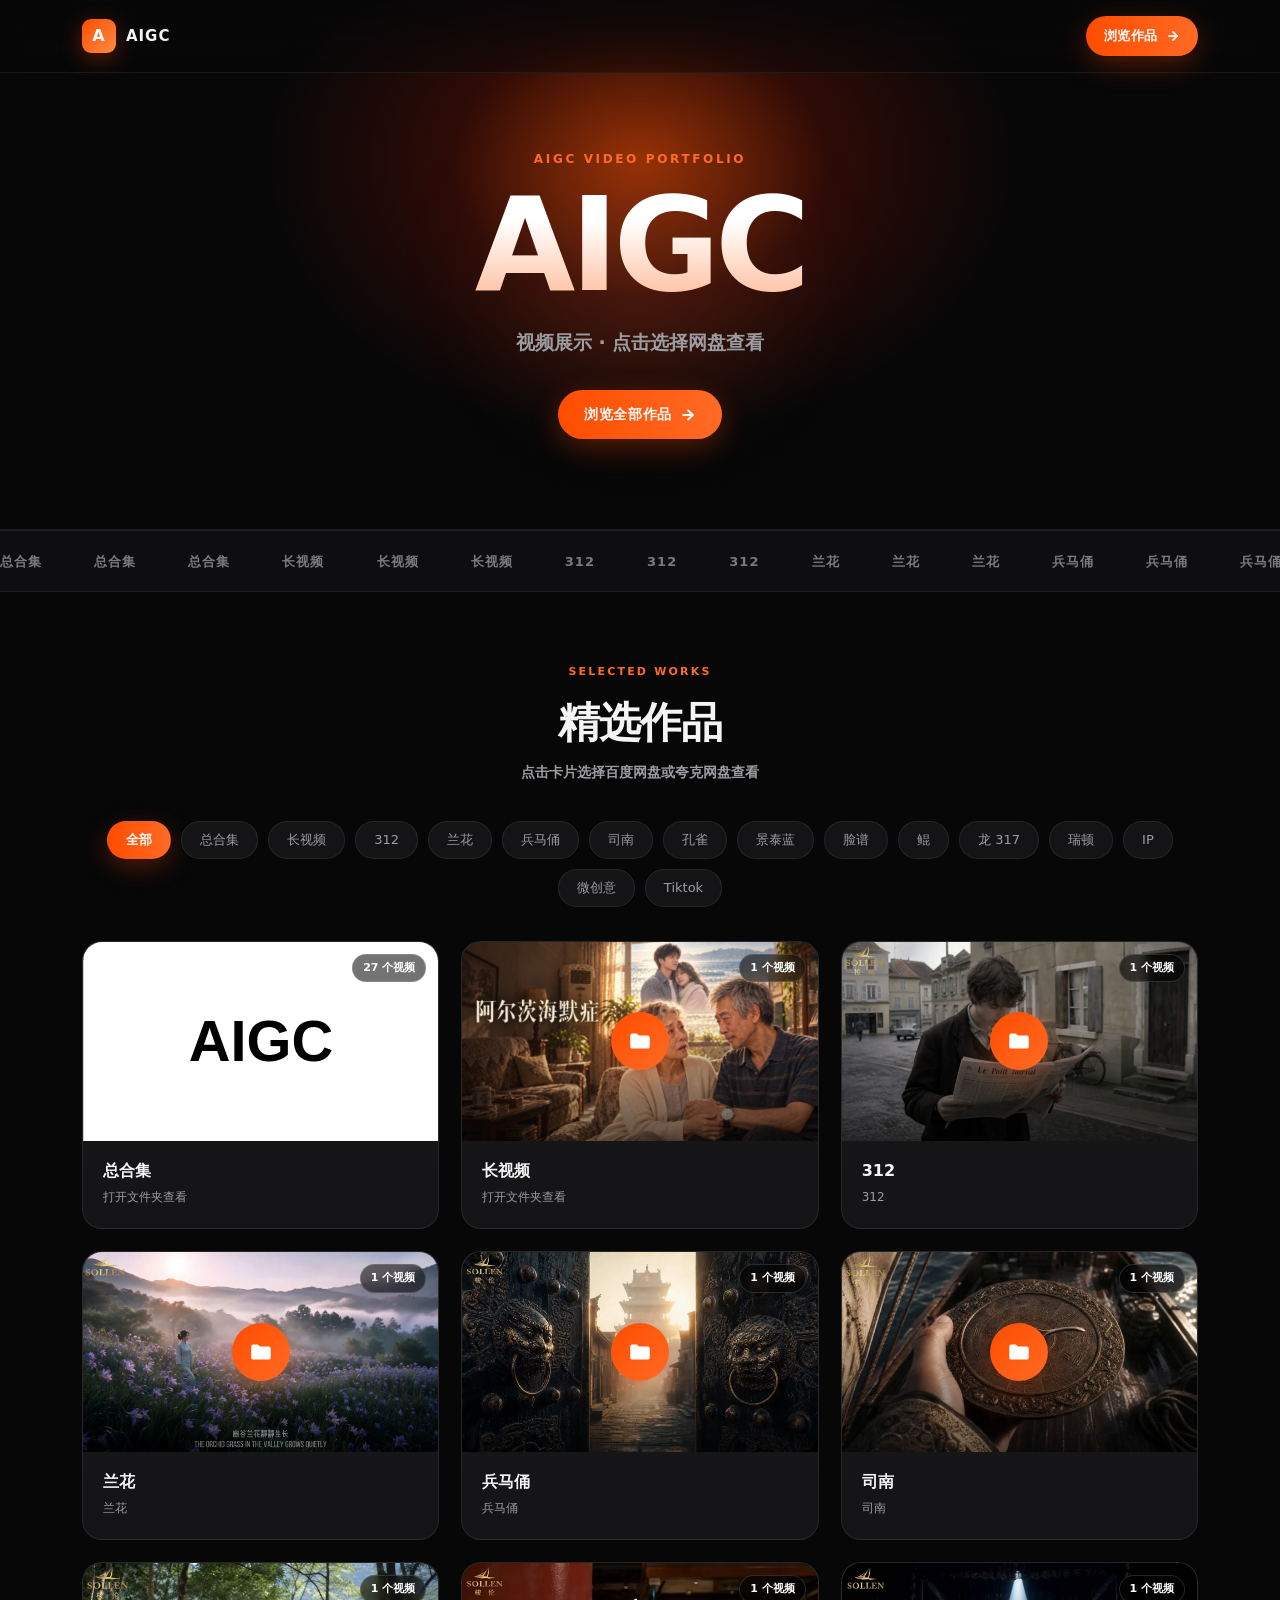
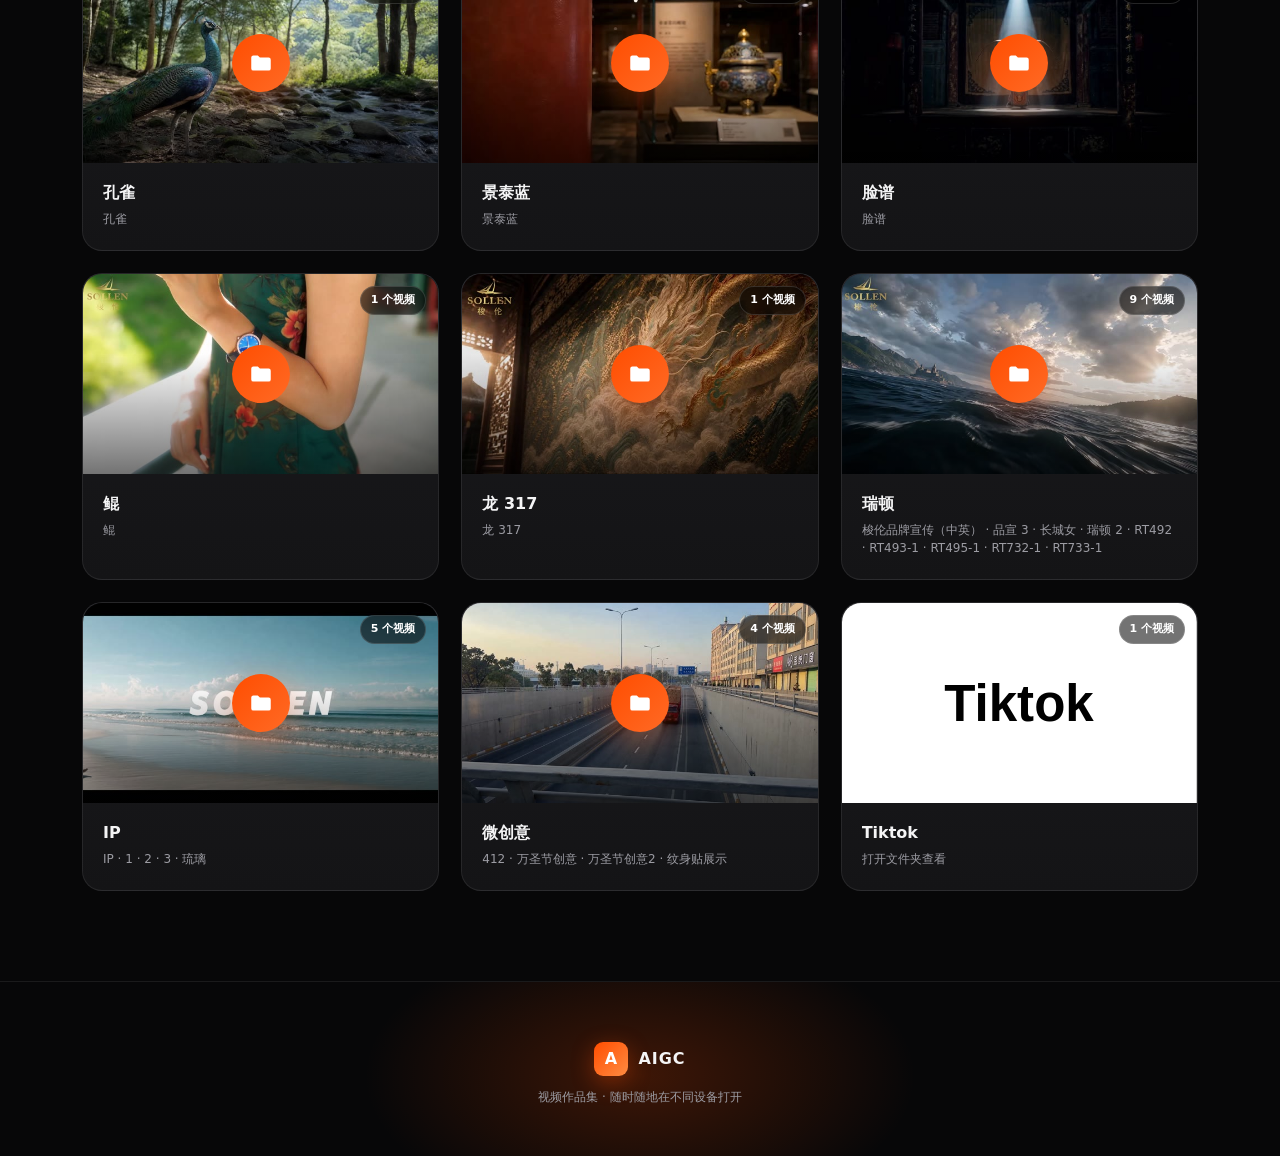
<file: index.html>
<!DOCTYPE html>
<html lang="zh-CN">
<head>
  <meta charset="UTF-8">
  <meta name="viewport" content="width=device-width, initial-scale=1.0">
  <title>AIGC</title>
  <meta name="description" content="AIGC 视频作品集">
  <link rel="stylesheet" href="css/style.css">
</head>
<body>
  <header class="topbar">
    <div class="topbar-inner">
      <a href="#" class="logo">
        <span class="logo-mark">A</span>
        <span class="logo-text">AIGC</span>
      </a>
      <a href="#works" class="cta-pill">
        浏览作品
        <svg width="14" height="14" viewBox="0 0 24 24" fill="none" stroke="currentColor" stroke-width="3" stroke-linecap="round" stroke-linejoin="round"><path d="M5 12h14"/><path d="m12 5 7 7-7 7"/></svg>
      </a>
    </div>
  </header>

  <section class="hero">
    <div class="hero-glow"></div>
    <div class="hero-orb"></div>
    <div class="container hero-content">
      <p class="hero-eyebrow">AIGC VIDEO PORTFOLIO</p>
      <h1 class="hero-title" id="site-title">AIGC</h1>
      <p class="hero-subtitle" id="site-subtitle">视频展示 · 随时随地打开查看</p>
      <div class="hero-cta-row">
        <a href="#works" class="cta-primary">
          浏览全部作品
          <svg width="16" height="16" viewBox="0 0 24 24" fill="none" stroke="currentColor" stroke-width="3" stroke-linecap="round" stroke-linejoin="round"><path d="M5 12h14"/><path d="m12 5 7 7-7 7"/></svg>
        </a>
      </div>
    </div>
  </section>

  <div class="marquee-wrap" aria-hidden="true">
    <div class="marquee" id="marquee"></div>
  </div>

  <main id="works" class="main-content">
    <div class="section-head">
      <div class="container">
        <p class="section-eyebrow">SELECTED WORKS</p>
        <h2 class="section-title">精选作品</h2>
        <p class="section-desc">点击卡片选择百度网盘或夸克网盘查看</p>
      </div>
    </div>

    <nav class="filter-bar" id="filter-bar" aria-label="项目筛选"></nav>

    <div class="container" id="app">
      <p class="loading" id="loading">加载中…</p>
      <p class="error" id="error" hidden>数据加载失败，请稍后刷新重试。</p>
    </div>
  </main>

  <footer class="site-footer">
    <div class="footer-glow"></div>
    <div class="container footer-inner">
      <div class="footer-brand">
        <span class="logo-mark">A</span>
        <span>AIGC</span>
      </div>
      <p class="footer-copy">视频作品集 · 随时随地在不同设备打开</p>
    </div>
  </footer>

  <script src="js/app.js"></script>
</body>
</html>
</file>
<file: css/style.css>
/* ===== 基础 / Reset ===== */
* { box-sizing: border-box; margin: 0; padding: 0; }

:root {
  --bg: #070708;
  --bg-soft: #0e0e10;
  --surface: #141416;
  --surface-2: #1a1a1d;
  --border: rgba(255, 255, 255, 0.08);
  --text: #f4f4f5;
  --text-dim: #9c9ca3;
  --accent: #ff4d00;
  --accent-soft: #ff6a25;
  --accent-glow: rgba(255, 77, 0, 0.35);
  --radius: 20px;
  --radius-sm: 12px;
  --shadow: 0 28px 70px rgba(0, 0, 0, 0.55);
}

html { scroll-behavior: smooth; -webkit-text-size-adjust: 100%; }

body {
  font-family: "PingFang SC", "Hiragino Sans GB", "Microsoft YaHei", "Inter", "Segoe UI", system-ui, -apple-system, sans-serif;
  background: var(--bg);
  color: var(--text);
  min-height: 100vh;
  line-height: 1.5;
  overflow-x: hidden;
}

body.dialog-open { overflow: hidden; }

.container { max-width: 1160px; margin: 0 auto; padding: 0 22px; }

/* ===== 顶部导航 ===== */
.topbar {
  position: fixed;
  inset: 0 0 auto 0;
  z-index: 90;
  padding: 16px 0;
  backdrop-filter: blur(14px);
  background: linear-gradient(180deg, rgba(7,7,8,0.85), rgba(7,7,8,0.4));
  border-bottom: 1px solid var(--border);
}

.topbar-inner {
  max-width: 1160px;
  margin: 0 auto;
  padding: 0 22px;
  display: flex;
  align-items: center;
  justify-content: space-between;
}

.logo {
  display: inline-flex;
  align-items: center;
  gap: 10px;
  text-decoration: none;
  color: var(--text);
  font-weight: 700;
  letter-spacing: 0.06em;
}

.logo-mark {
  width: 34px;
  height: 34px;
  border-radius: 9px;
  display: grid;
  place-items: center;
  background: linear-gradient(135deg, var(--accent), #ff8c42);
  color: #fff;
  font-weight: 800;
  font-size: 16px;
  box-shadow: 0 6px 22px rgba(255, 77, 0, 0.35);
}

.logo-text { font-size: 15px; }

.cta-pill,
.cta-primary {
  display: inline-flex;
  align-items: center;
  gap: 8px;
  padding: 10px 18px;
  border-radius: 999px;
  background: linear-gradient(90deg, var(--accent), var(--accent-soft));
  color: #fff;
  font-size: 13px;
  font-weight: 700;
  text-decoration: none;
  letter-spacing: 0.04em;
  box-shadow: 0 8px 28px rgba(255, 77, 0, 0.3);
  transition: transform 0.2s ease, box-shadow 0.2s ease;
}

.cta-pill:hover,
.cta-primary:hover {
  transform: translateY(-2px);
  box-shadow: 0 14px 38px rgba(255, 77, 0, 0.45);
}

.cta-primary {
  padding: 14px 26px;
  font-size: 14px;
}

/* ===== Hero ===== */
.hero {
  position: relative;
  padding: 150px 0 90px;
  text-align: center;
  overflow: hidden;
  border-bottom: 1px solid var(--border);
}

.hero-glow {
  position: absolute;
  top: -120px;
  left: 50%;
  transform: translateX(-50%);
  width: 760px;
  height: 560px;
  background: radial-gradient(ellipse at center, rgba(255, 77, 0, 0.55) 0%, rgba(220, 30, 0, 0.18) 35%, transparent 70%);
  pointer-events: none;
  z-index: 0;
}

.hero-orb {
  position: absolute;
  top: 50%;
  left: 50%;
  transform: translate(-50%, -50%);
  width: 420px;
  height: 420px;
  border-radius: 50%;
  background: radial-gradient(circle, rgba(255, 110, 50, 0.16), transparent 65%);
  filter: blur(40px);
  pointer-events: none;
  z-index: 0;
}

.hero-content {
  position: relative;
  z-index: 1;
}

.hero-eyebrow {
  color: var(--accent-soft);
  font-size: 12px;
  font-weight: 700;
  letter-spacing: 0.22em;
  margin-bottom: 16px;
}

.hero-title {
  font-size: clamp(64px, 14vw, 130px);
  font-weight: 900;
  line-height: 0.95;
  letter-spacing: -0.04em;
  background: linear-gradient(180deg, #fff 30%, #ffb896 100%);
  -webkit-background-clip: text;
  background-clip: text;
  color: transparent;
  margin-bottom: 20px;
}

.hero-subtitle {
  color: var(--text-dim);
  font-size: clamp(15px, 2.6vw, 19px);
  font-weight: 600;
  margin-bottom: 34px;
}

.hero-cta-row {
  display: flex;
  justify-content: center;
  gap: 14px;
}

/* ===== 跑马灯 ===== */
.marquee-wrap {
  border-top: 1px solid var(--border);
  border-bottom: 1px solid var(--border);
  background: var(--bg-soft);
  padding: 18px 0;
  overflow: hidden;
  white-space: nowrap;
}

.marquee {
  display: inline-flex;
  gap: 52px;
  animation: marquee 26s linear infinite;
  will-change: transform;
}

.marquee span {
  color: rgba(255, 255, 255, 0.45);
  font-size: 13px;
  font-weight: 600;
  letter-spacing: 0.08em;
  text-transform: uppercase;
}

@keyframes marquee {
  from { transform: translateX(0); }
  to { transform: translateX(-50%); }
}

/* ===== 主内容区 ===== */
.main-content {
  padding: 72px 0 0;
}

.section-head {
  text-align: center;
  margin-bottom: 38px;
}

.section-eyebrow {
  color: var(--accent-soft);
  font-size: 11px;
  font-weight: 700;
  letter-spacing: 0.2em;
  margin-bottom: 10px;
}

.section-title {
  font-size: clamp(28px, 5vw, 42px);
  font-weight: 800;
  letter-spacing: -0.02em;
  margin-bottom: 8px;
}

.section-desc {
  color: var(--text-dim);
  font-size: 14px;
  font-weight: 600;
}

/* ===== 筛选栏 ===== */
.filter-bar {
  max-width: 1160px;
  margin: 0 auto 34px;
  padding: 0 22px;
  display: flex;
  flex-wrap: wrap;
  gap: 10px;
  justify-content: center;
}

.chip {
  appearance: none;
  border: 1px solid var(--border);
  background: var(--surface);
  color: var(--text-dim);
  font-size: 13px;
  padding: 9px 18px;
  border-radius: 999px;
  cursor: pointer;
  transition: all 0.18s ease;
  font-family: inherit;
}

.chip:hover {
  border-color: rgba(255, 77, 0, 0.45);
  color: var(--text);
  background: rgba(255, 77, 0, 0.08);
}

.chip.active {
  background: linear-gradient(90deg, var(--accent), var(--accent-soft));
  border-color: transparent;
  color: #fff;
  font-weight: 700;
  box-shadow: 0 8px 24px rgba(255, 77, 0, 0.28);
}

/* ===== 项目区块 ===== */
.project-section {
  padding: 34px 0 10px;
}

.project-head {
  display: flex;
  align-items: baseline;
  gap: 14px;
  margin-bottom: 18px;
}

.project-name {
  font-size: clamp(22px, 4vw, 30px);
  font-weight: 800;
  letter-spacing: -0.02em;
}

.project-count {
  color: var(--text-dim);
  font-size: 13px;
  font-weight: 500;
}

/* ===== 视频卡片网格 ===== */
.video-grid {
  display: grid;
  grid-template-columns: repeat(auto-fill, minmax(280px, 1fr));
  gap: 22px;
}

.video-card {
  position: relative;
  background: linear-gradient(180deg, var(--surface-2), var(--surface));
  border: 1px solid var(--border);
  border-radius: var(--radius);
  overflow: hidden;
  cursor: pointer;
  transition: transform 0.22s ease, border-color 0.22s ease, box-shadow 0.22s ease;
}

.video-card::before {
  content: "";
  position: absolute;
  inset: 0;
  border-radius: var(--radius);
  padding: 1px;
  background: linear-gradient(135deg, rgba(255, 77, 0, 0.0), rgba(255, 77, 0, 0.0));
  -webkit-mask: linear-gradient(#fff 0 0) content-box, linear-gradient(#fff 0 0);
  -webkit-mask-composite: xor;
  mask-composite: exclude;
  pointer-events: none;
  transition: background 0.22s ease;
}

.video-card:hover {
  transform: translateY(-6px);
  border-color: rgba(255, 77, 0, 0.55);
  box-shadow: var(--shadow), 0 0 50px rgba(255, 77, 0, 0.12);
}

.video-card:hover::before {
  background: linear-gradient(135deg, rgba(255, 77, 0, 0.55), rgba(255, 100, 50, 0.08));
}

.video-thumb {
  position: relative;
  aspect-ratio: 16 / 9;
  display: flex;
  align-items: center;
  justify-content: center;
  background:
    radial-gradient(140px 100px at 25% 15%, rgba(255, 77, 0, 0.22), transparent 60%),
    linear-gradient(135deg, var(--grad-a, #222226), var(--grad-b, #0e0e10));
  overflow: hidden;
}



.video-cover-img {
  position: absolute;
  inset: 0;
  width: 100%;
  height: 100%;
  object-fit: cover;
  z-index: 0;
  pointer-events: none;
  background: var(--bg-soft);
}

.video-thumb::after {
  content: "";
  position: absolute;
  inset: 0;
  z-index: 1;
  background: linear-gradient(180deg, transparent 40%, rgba(0, 0, 0, 0.55));
  pointer-events: none;
}

.folder-icon {
  width: 58px;
  height: 58px;
  border-radius: 50%;
  background: linear-gradient(135deg, var(--accent), var(--accent-soft));
  display: flex;
  align-items: center;
  justify-content: center;
  transition: transform 0.2s ease, box-shadow 0.2s ease;
  z-index: 2;
  box-shadow: 0 10px 34px rgba(255, 77, 0, 0.35);
}

.video-card:hover .folder-icon {
  transform: scale(1.12);
  box-shadow: 0 14px 46px rgba(255, 77, 0, 0.55);
}

.folder-icon svg { width: 26px; height: 26px; fill: #fff; }


.video-badge {
  position: absolute;
  top: 12px;
  right: 12px;
  z-index: 2;
  padding: 5px 10px;
  border-radius: 999px;
  background: rgba(0, 0, 0, 0.55);
  border: 1px solid rgba(255, 255, 255, 0.14);
  color: #fff;
  font-size: 11px;
  font-weight: 600;
  backdrop-filter: blur(6px);
}

.video-meta {
  padding: 18px 20px 22px;
  position: relative;
  z-index: 1;
}

.video-title {
  font-size: 16px;
  font-weight: 700;
  overflow: hidden;
  text-overflow: ellipsis;
  white-space: nowrap;
}

.video-project {
  color: var(--text-dim);
  font-size: 12px;
  margin-top: 5px;
  font-weight: 500;
}

/* ===== 页脚 ===== */
.site-footer {
  position: relative;
  margin-top: 90px;
  padding: 60px 0 50px;
  border-top: 1px solid var(--border);
  overflow: hidden;
}

.footer-glow {
  position: absolute;
  bottom: -80px;
  left: 50%;
  transform: translateX(-50%);
  width: 600px;
  height: 320px;
  background: radial-gradient(ellipse at center, rgba(255, 77, 0, 0.22) 0%, transparent 65%);
  pointer-events: none;
}

.footer-inner {
  position: relative;
  z-index: 1;
  display: flex;
  flex-direction: column;
  align-items: center;
  gap: 12px;
  text-align: center;
}

.footer-brand {
  display: inline-flex;
  align-items: center;
  gap: 10px;
  font-weight: 700;
  letter-spacing: 0.06em;
}

.footer-copy {
  color: var(--text-dim);
  font-size: 12px;
}

/* ===== 状态 / 工具类 ===== */
.loading, .error { padding: 80px 0; text-align: center; color: var(--text-dim); }
.error { color: #ff6b6b; }

/* ===== 网盘选择弹窗 ===== */
.pan-dialog[hidden] { display: none; }

.pan-dialog {
  position: fixed;
  inset: 0;
  z-index: 200;
  display: grid;
  place-items: center;
  padding: 22px;
  animation: fadeIn 0.18s ease;
}

.collection-card .video-thumb::after,
.collection-card .folder-icon {
  display: none;
}

.pan-dialog-backdrop {
  position: absolute;
  inset: 0;
  background: rgba(0, 0, 0, 0.68);
  backdrop-filter: blur(10px);
}

.pan-dialog-panel {
  position: relative;
  z-index: 1;
  width: min(430px, 100%);
  padding: 30px;
  border: 1px solid rgba(255, 255, 255, 0.12);
  border-radius: var(--radius-sm);
  background: linear-gradient(180deg, rgba(26, 26, 29, 0.98), rgba(14, 14, 16, 0.98));
  box-shadow: var(--shadow);
  animation: popIn 0.2s ease;
}

.pan-dialog-close {
  position: absolute;
  top: 14px;
  right: 14px;
  width: 34px;
  height: 34px;
  border: 1px solid var(--border);
  border-radius: 50%;
  background: rgba(255, 255, 255, 0.06);
  color: var(--text);
  font-size: 22px;
  line-height: 1;
  cursor: pointer;
}

.pan-dialog-close:hover {
  border-color: rgba(255, 77, 0, 0.45);
  background: rgba(255, 77, 0, 0.12);
}

.pan-dialog-eyebrow {
  color: var(--accent-soft);
  font-size: 11px;
  font-weight: 800;
  letter-spacing: 0.18em;
  margin-bottom: 8px;
}

.pan-dialog-title {
  max-width: calc(100% - 42px);
  font-size: 22px;
  font-weight: 800;
  line-height: 1.25;
  margin-bottom: 10px;
}

.pan-dialog-copy {
  color: var(--text-dim);
  font-size: 14px;
  margin-bottom: 22px;
}

.pan-dialog-actions {
  display: grid;
  grid-template-columns: 1fr 1fr;
  gap: 12px;
}

.pan-option {
  min-height: 48px;
  border: 1px solid var(--border);
  border-radius: var(--radius-sm);
  color: #fff;
  font-family: inherit;
  font-size: 15px;
  font-weight: 800;
  cursor: pointer;
  transition: transform 0.18s ease, box-shadow 0.18s ease, border-color 0.18s ease;
}

.pan-option.baidu {
  background: linear-gradient(135deg, #2f74ff, #58a3ff);
}

.pan-option.quark {
  background: linear-gradient(135deg, var(--accent), var(--accent-soft));
}

.pan-option:hover:not(:disabled),
.pan-option:focus-visible:not(:disabled) {
  transform: translateY(-2px);
  border-color: rgba(255, 255, 255, 0.32);
  box-shadow: 0 12px 28px rgba(0, 0, 0, 0.34);
  outline: none;
}

.pan-option:disabled {
  cursor: not-allowed;
  opacity: 0.45;
  background: var(--surface-2);
}

@keyframes fadeIn { from { opacity: 0; } to { opacity: 1; } }
@keyframes popIn { from { opacity: 0; transform: translateY(10px) scale(0.98); } to { opacity: 1; transform: none; } }

/* ===== 移动端 ===== */
@media (max-width: 640px) {
  .container, .topbar-inner { padding: 0 16px; }
  .topbar { padding: 12px 0; }
  .hero { padding: 120px 0 60px; }
  .hero-title { letter-spacing: -0.02em; }
  .hero-glow { width: 100%; height: 420px; }
  .marquee span { font-size: 12px; }
  .filter-bar { padding: 0 16px; }
  .video-grid { grid-template-columns: 1fr; gap: 16px; }
  .folder-icon { width: 50px; height: 50px; }
  .folder-icon svg { width: 22px; height: 22px; }
  .pan-dialog-panel { padding: 26px 20px 22px; }
  .pan-dialog-actions { grid-template-columns: 1fr; }
}
</file>
